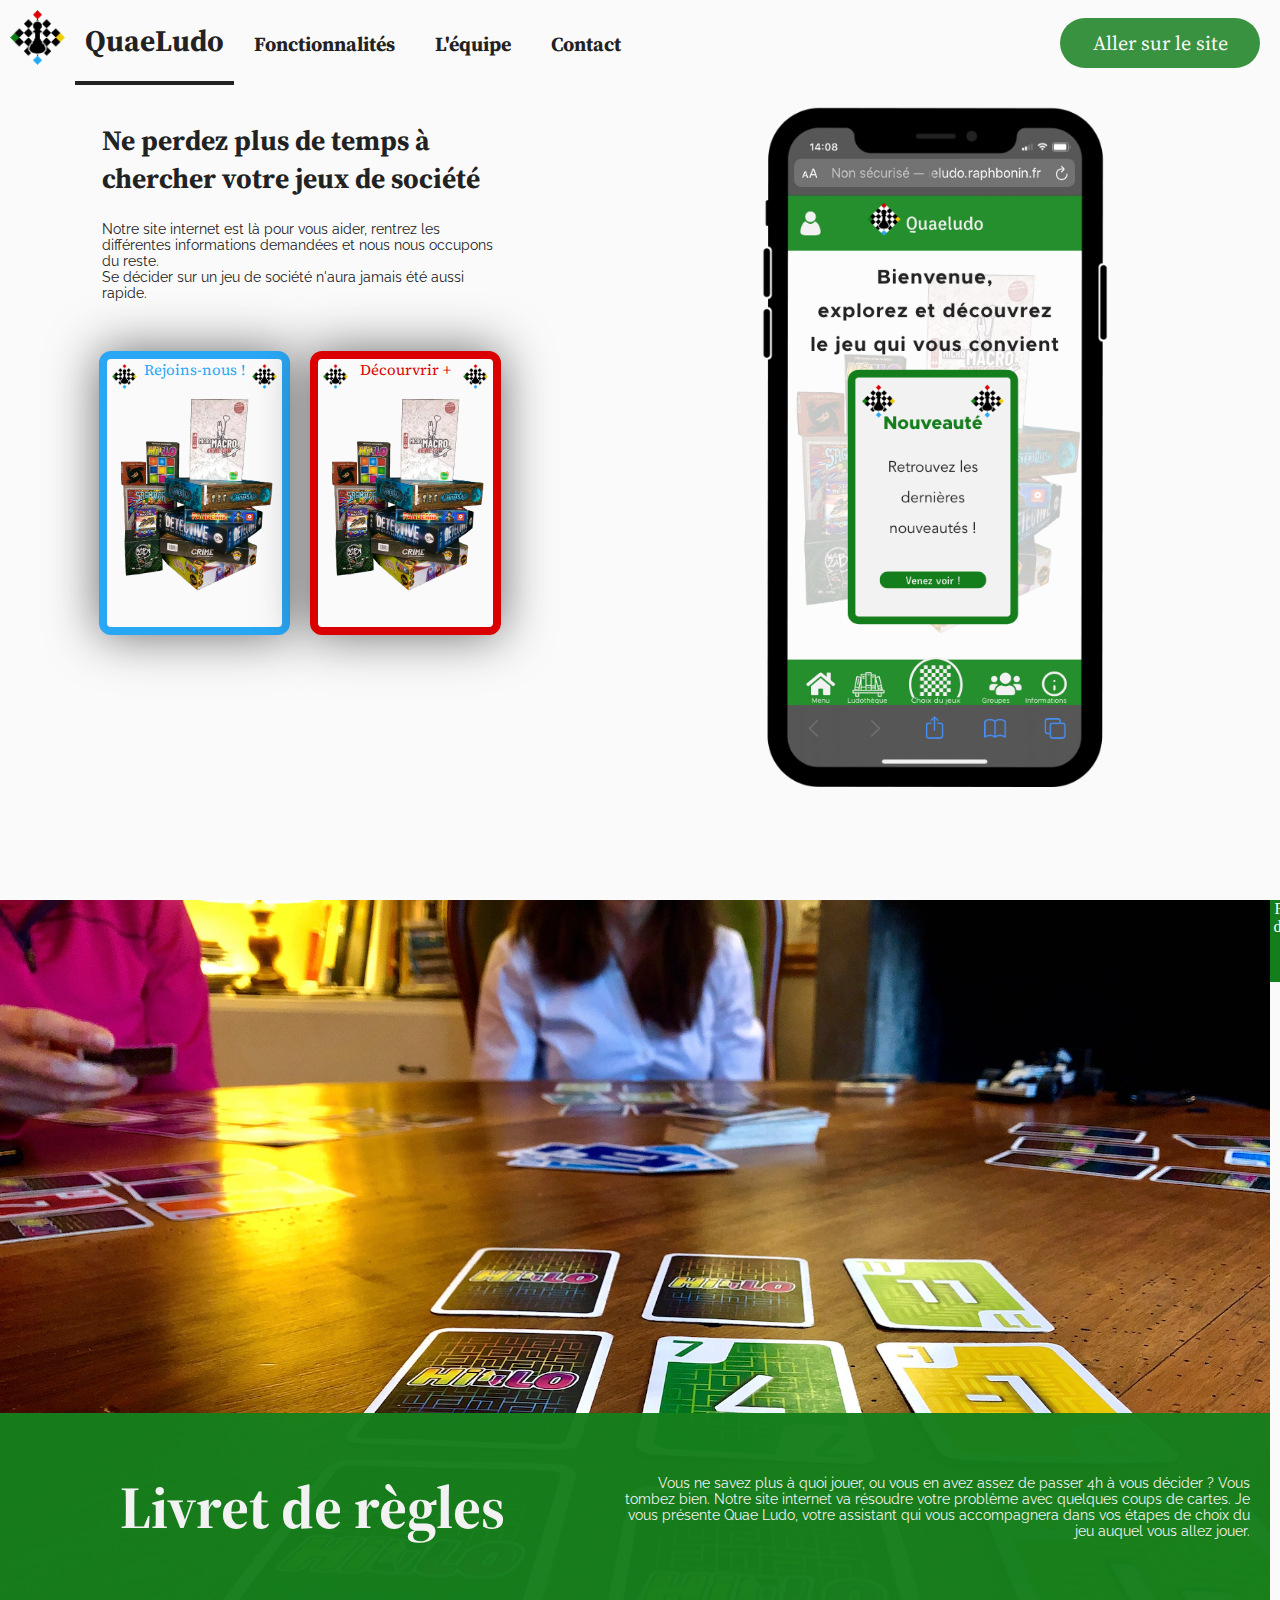
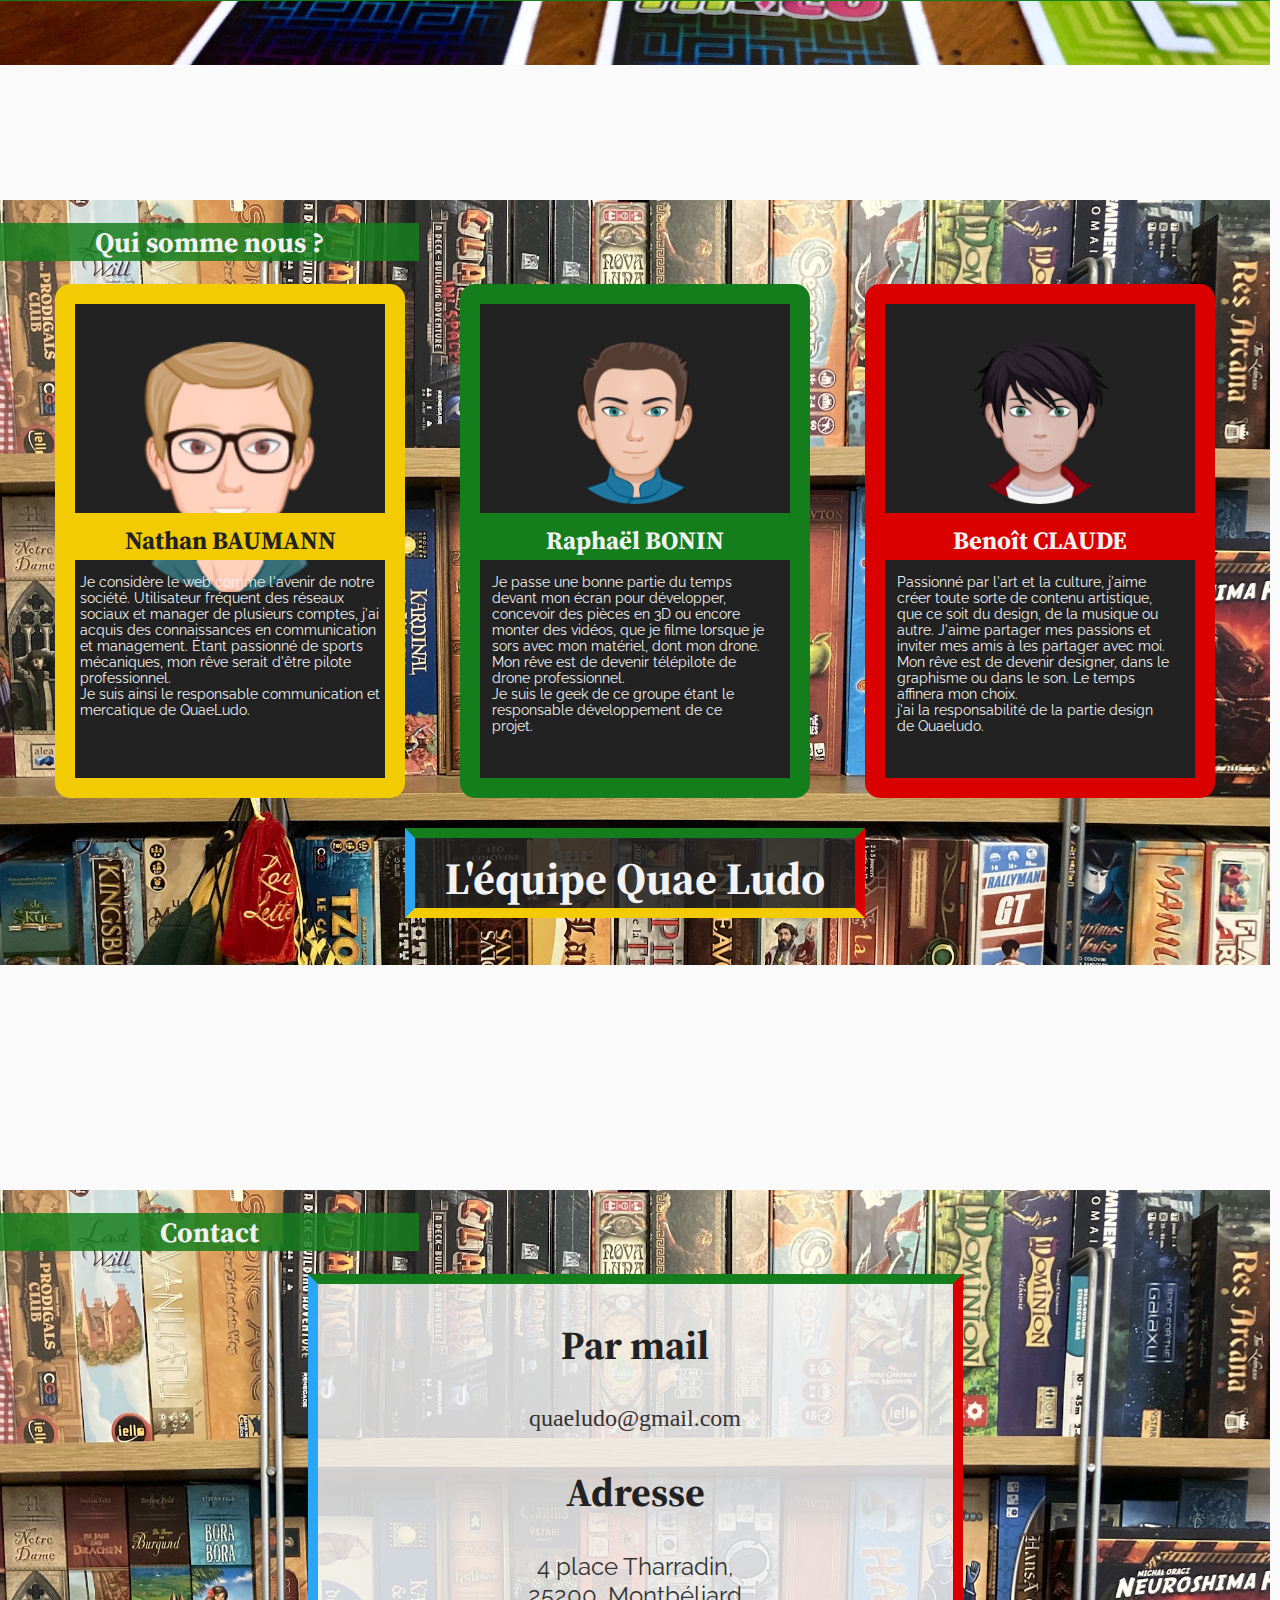
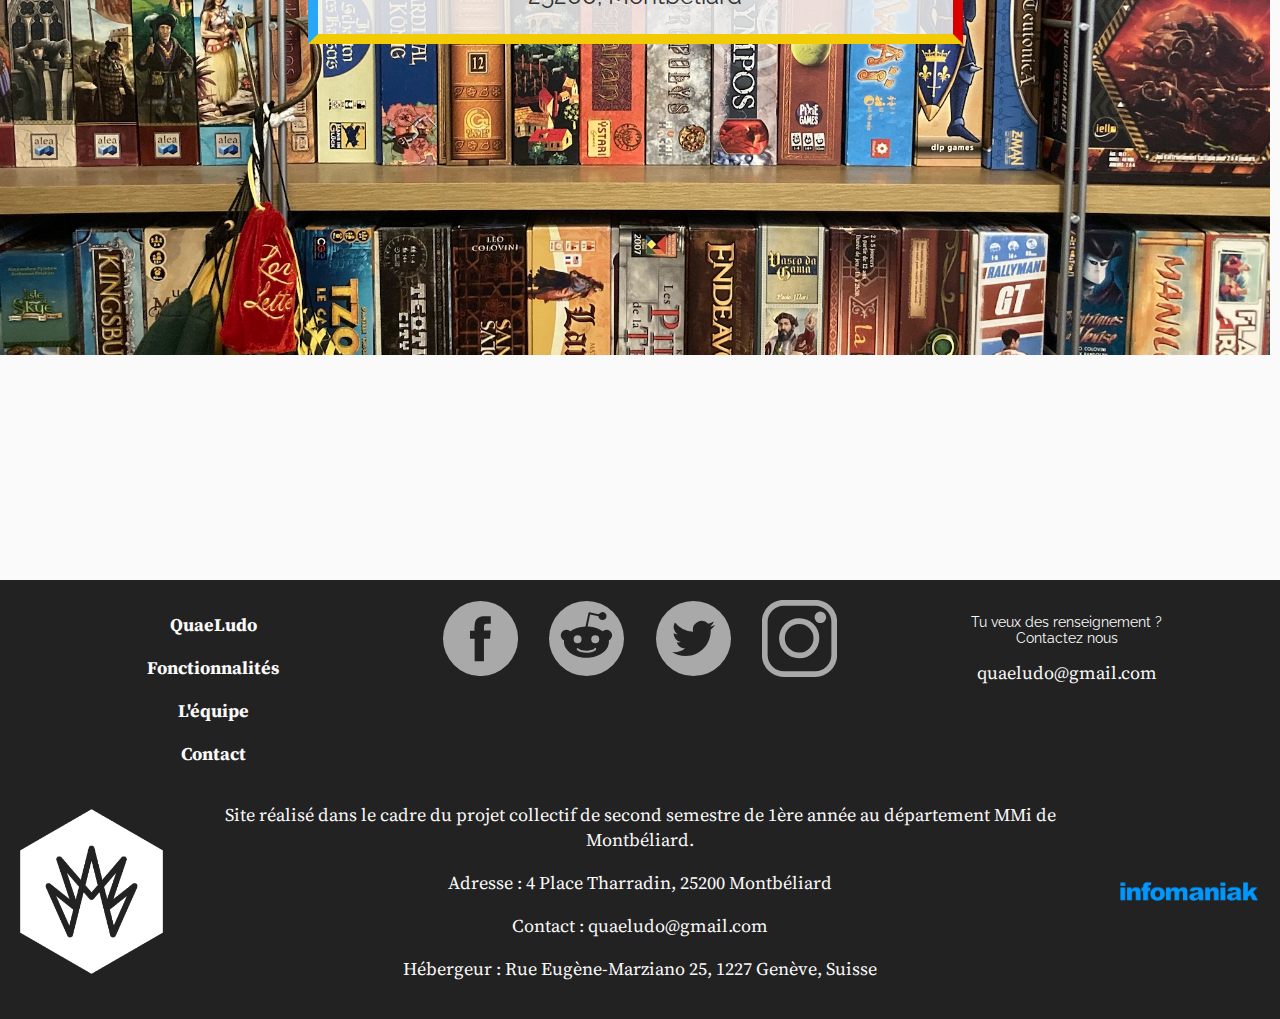
<file: landingpage.html>
<!DOCTYPE html>
<html lang="fr">
<head>
    <meta charset="UTF-8">
    <link rel="icon" type="image/png" sizes="16x16" href="css/img/Logo/logo-Quae-Ludo.png">
    <title>QuaeLudo</title>
    <link rel="stylesheet" href="css/mise-en-page-fonctionnalite.css">
</head>
<body>
<header>
    <nav>
        <a href="#landingpage"><img src="css/images/Logo/logo.png" alt="Logo QuaeLudo"></a>
        <a href="#landingpage" class="titre-actif"><h1>QuaeLudo</h1></a>
        <a href="#fonctionnalites"><h3>Fonctionnalités</h3></a>
        <a href="#PartieContact"><h3>L'équipe</h3></a>
        <a href="#contact"><h3>Contact</h3></a>

        <button class="inscription"><a href="index.html" style="color: #FAFAFA">Aller sur le site</a></button>
    </nav>
</header>
    <div class="Page">
        <div class="Inscription">
            <div class="module-inscription">
                <h2>Inscription</h2>
                <h6>Inscrivez-vous pour ne rien rater !</h6>
                <form action="#" id="formulaire">
                    <label for="formulaire"><input type="email"></label>
                </form>
                <button>Valider</button>
            </div>
        </div>

        <div class="accueil" id="landingpage">
            <div class="accueil-texte">
                <h2>Ne perdez plus de temps à chercher votre jeux de société</h2>
                <p>Notre site internet est là pour vous aider, rentrez les différentes informations demandées et nous nous occupons du reste. <br> Se décider sur un jeu de société n'aura jamais été aussi rapide.</p>

                <div class="boutons">
                    <div class="rejoins-nous">
                        <div class="titre-carte">
                            <img src="css/images/Logo/logo.png" alt="Logo version écriture et contours noirs">
                            <a href="#landingpage" class="blue">Rejoins-nous !</a>
                            <img src="css/images/Logo/logo.png" alt="Logo version écriture et contours noirs">
                        </div>
                        <img src="css/images/Landing-page/pile-de-jeux.png" alt="illustration de pile de jeux de sociétés">
                    </div>

                    <div class="decouvrir-plus">
                        <div class="titre-carte">
                            <img src="css/images/Logo/logo.png" alt="Logo version écriture et contours noirs">
                            <a href="#fonctionnalites" class="red">Décourvrir +</a>
                            <img src="css/images/Logo/logo.png" alt="Logo version écriture et contours noirs">
                        </div>
                        <img src="css/images/Landing-page/pile-de-jeux.png" alt="illustration de pile de jeux de sociétés">
                    </div>
                </div>
            </div>
            <img src="css/images/Landing-page/tel-accueil.png" alt="Accueil version Mobile iPhone X">
        </div>

        <div class="fonctionnalite" id="fonctionnalites">
            <div class="slider sliderfct">
                <div id="pos-1" class="regle" style="--dist: 0">
                    <div class="regle-texte">
                        <h2>Livret de règles</h2>
                        <p>Vous ne savez plus à quoi jouer, ou vous en avez assez de passer 4h à vous décider ? Vous tombez bien. Notre site internet va résoudre votre problème avec quelques coups de cartes. Je vous présente Quae Ludo, votre assistant qui vous accompagnera dans vos étapes de choix du jeu auquel vous allez jouer.</p>
                    </div>
                </div>
                <div id="pos-2" class="materiel" style="--dist: 1">
                    <h2 class="materiel-titre">Matériel</h2>
                    <img src="css/images/Landing-page/tel-accueil.png" class="materiel-img-tel" alt="">
                    <div class="materiel-img-jeux"></div>
                    <img src="css/images/Landing-page/tel-groupe.png" class="materiel-img-amis" alt="">
                    <p class="materiel-texte-tel">Un téléphone</p>
                    <p class="materiel-texte-jeux">Vos jeux</p>
                    <p class="materiel-texte-amis">Vos amis</p>

                </div>
                <div id="pos-3" class="but" style="--dist: 2">
                    <h2 class="but-titre">But du jeu</h2>
                    <div class="but-site">
                        <p>Pour vous aider à choisir votre jeu, nous nous basons sur un certain nombre de critères.</p>
                        <img src="css/images/Criteres/groupe.png" class="groupe-img" alt="">
                        <img src="css/images/Criteres/temps.png" class="temps-img" alt="">
                        <img src="css/images/Criteres/jeu.png" class="jeux-img" alt="">
                        <p class="but-texte-groupe">Votre groupe d'amis</p>
                        <p class="but-texte-jeux">Le type de jeux</p>
                        <p class="but-texte-temps">Une durée</p>
                    </div>

                    <img src="css/images/Landing-page/tel-fct-site.png" class="but-site-img" alt="">

                    <div class="but-fct">
                        <p>Il vous proposera 2 catégories de jeux. <br><br><p> - Parmi les jeux que vous vous possédez (dans votre ludothèque).</p><br><br> <p class="part2"> - Des jeux susceptibles de vous plaire en fonction de vos habitudes de jeux et de ceux que vous possédez et/ou préférez.</p></p>
                    </div>

                    <img src="css/images/Landing-page/tel-accueil.png" class="but-fct-img" alt="">
                </div>
                <div id="pos-4" class="mise-en-place" style="--dist: 3">
                    <h2 class="mise-en-place-titre">Mise en  place</h2>

                    <div class="mise-en-place-texte">
                        <img src="css/images/Des/dice-one-solid.svg" class="de deun" alt="">
                        <p class="de texteun">Vous n'aurez qu'à allumez votre téléphone et rendez-vous sur la page dédiée.</p>
                        <img src="css/images/Des/dice-two-solid.svg" class="de dedeux" alt="">
                        <p class="de textedeux">La première chose à faire sera de vous inscrire gratuitement. (Mais ça vous pouvez déjà le faire)</p>
                        <img src="css/images/Des/dice-three-solid.svg" class="de detrois" alt="">
                        <p class="de textetrois">Indiquer les différentes informations qui vous sont demandée sur votre page de profil.</p>
                        <img src="css/images/Des/dice-four-solid.svg" class="de dequatre" alt="">
                        <p class="de textequatre">Créer votre ludothèque et ajouter tous les jeux que vous possédez.</p>
                        <img src="css/images/Des/dice-five-solid.svg" class="de decinq" alt="">
                        <p class="de textecinq">Créer un groupe et ajouter vos amis.</p>
                    </div>
                </div>
                <div id="pos-5" class="deroulement" style="--dist: 4">
                    <h2 class="deroulement-titre">Déroulement du jeu</h2>

                    <div class="deroulement-texte">
                        <p>Lorsque vous voudrez choisir votre jeu, il vous suffira d'utiliser la fonction "<strong>choix du jeu</strong>". et remplir les informations suivantes</p>
                        <ul>
                            <li><p>Vous devrez choisir votre/vos partenaire(s) de jeu. Vous aurez alors la possibilité de sélectionner le groupe que vous voulez.</p></li>
                            <li><p>Choisisser un type de jeu proposées qui vous tente.</p></li>
                            <li><p>Indiquer le temps que vous avez pour jouer. Cela nous permettra de faire le tri pour vous.</p></li>
                        </ul>
                        <p>Et voilà c'est tout ce que vous avez à faire. Nous nous occupons du reste.</p>
                        <p>Enfin presque, vous n'aurez plus qu'à choisir le jeu qui vous convient dans ceux que nous vous proposons. Vous aurez le choix d'un jeu qui se trouve dans votre ludothèque (ou dans la ludothéque que vous avez choisie (PREMIUM)), ou bien dans les jeux que nous vous proposons via notre programme d'affiliation avec Amazon.</p>
                    </div>

                    <p class="note-deroulement">Note : Le site sera optimisé mobile. Pour la simple raison que votre utilité sera en grande majorité sur ce type d'appareil.</p>
                    <p class="PS-deroulement">PS : Vous aurez la possibilité de passer l'étape du choix du groupe en passant par la page de votre groupe et de cliquer sur le bouton <strong>Jouer avec eux !</strong>. Il sera également possible de créer des groupes temporaires (3 max simultanément et sans limite en PREMIUM).</p>


                    <h2 class="fin-titre">Fin de partie</h2>
                    <p class="fin-texte">Et voilà, cette fois ci c'est tout, il ne vous reste plus qu'à vous installer confortablement, d'installer le jeu et de profiter d'une soirée en famille/entre amis autour d'un bon jeu de société. Amusez-vous bien !</p>
                </div>
            </div>
            <div class="nav-slide">
                <a href="#pos-1" class="nav-slide-un">Règle du jeu</a>
                <a href="#pos-2" class="nav-slide-deux">Matériel</a>
                <a href="#pos-3" class="nav-slide-trois">But du jeu</a>
                <a href="#pos-4" class="nav-slide-quatre">Mise en place</a>
                <a href="#pos-5" class="nav-slide-cinq">Déroulement du jeu</a>
            </div>
        </div>

        <div class="PageContact" ID="PartieContact">
            <div class="slider slidercontact">
                <div id="presentation" class="qui-sommes-nous">
                    <div class="titre-contact">
                        <h2>Qui somme nous ?</h2>
                    </div>
                    <div class="pres">

                        <div class="Nathan">
                            <img src="css/images/Contact/avatar-nathan.png" style="width: 250px" class="Nathan-logo" alt="">
                            <div>
                                <h3>Nathan BAUMANN</h3>
                            </div>
                            <p>Je considère le web comme l'avenir de notre société. Utilisateur fréquent des réseaux sociaux et manager de plusieurs comptes, j'ai acquis des connaissances en communication et management. Étant passionné de sports mécaniques, mon rêve serait d'être pilote professionnel. <br>Je suis ainsi le responsable communication et mercatique de QuaeLudo.</p>
                        </div>

                        <div class="Raph">
                            <img src="css/images/Contact/avatar-raph.png" class="Raph-logo" alt="">
                            <div>
                                <h3>Raphaël BONIN</h3>
                            </div>
                            <p>Je passe une bonne partie du temps devant mon écran pour développer, concevoir des pièces en 3D ou encore monter des vidéos, que je filme lorsque je sors avec mon matériel, dont mon drone. Mon rêve est de devenir télépilote de drone professionnel. <br>Je suis le geek de ce groupe étant le responsable développement de ce projet.</p>
                        </div>

                        <div class="Benoit">
                            <img src="css/images/Contact/avatar-benoit.png" class="Benoit-logo" alt="">
                            <div>
                                <h3>Benoît CLAUDE</h3>
                            </div>
                            <p>Passionné par l'art et la culture, j'aime créer toute sorte de contenu artistique, que ce soit du design, de la musique ou autre. J'aime partager mes passions et inviter mes amis à les partager avec moi. Mon rêve est de devenir designer, dans le graphisme ou dans le son. Le temps affinera mon choix. <br>j'ai la responsabilité de la partie design de Quaeludo.</p>
                        </div>

                        <div class="equipe">
                            <h2>L'équipe Quae Ludo</h2>
                        </div>
                    </div>
                </div>
            </div>
        </div>

        <div class="PageContact" ID="contact">
            <div class="slider slidercontact">
                <div class="qui-sommes-nous">
                    <div class="titre-contact">
                        <h2>Contact</h2>
                    </div>
                    <div class="moyen-de-contact">
                        <div class="mailto">
                            <h2>Par mail</h2>
                            <a href="mailto:quaeludo@gmail.com">quaeludo@gmail.com</a>
                        </div>

                        <div class="Postale">
                            <h2>Adresse</h2>
                            <p>4 place Tharradin,<br>25200, Montbéliard</p>
                        </div>
                    </div>
                </div>
            </div>
        </div>

    </div>

    <footer>
        <div class="tableau-footer">
            <div class="menu-footer">
                <a href="#landingpage" class="titre-actif"><h1>QuaeLudo</h1></a>
                <a href="#fonctionnalites"><h3>Fonctionnalités</h3></a>
                <a href="#PartieContact"><h3>L'équipe</h3></a>
                <a href="#contact"><h3>Contact</h3></a>
            </div>
            <div class="reseaux-footer">
                <div class="reseaux-footer-ligne">
                    <a href="https://www.facebook.com/QuaeLudo-100398272162180"><img src="css/images/Logo/Facebook.svg" alt=""></a>
                    <a href="https://www.reddit.com/user/QuaeLudo"><img src="css/images/Logo/Reddit_logo.svg" alt=""></a>
                    <a href="https://twitter.com/QuaeLudo"><img src="css/images/Logo/logo_twitter.svg" alt=""></a>
                    <a href="https://www.instagram.com/quaeludo/"><img src="css/images/Logo/Instagram.svg" alt=""></a>
                </div>
            </div>
            <div class="mailto-footer">
                <p>Tu veux des renseignement ?<br>Contactez nous</p>
                <a href="mailto:quaeludo@gmail.com">quaeludo@gmail.com</a>
            </div>
        </div>
        <div class="mentions-legales">
            <img src="css/images/Logo/MMi_logoblanc.png" alt="">
            <div class="text-mentions-legales">
                <p>Site réalisé dans le cadre du projet collectif de second semestre de 1ère année au département MMi de Montbéliard.</p>
                <p>Adresse :  4 Place Tharradin, 25200 Montbéliard</p>
                <p>Contact : <a href="mailto:quaeludo@gmail.com">quaeludo@gmail.com</a></p>
                <p>Hébergeur : Rue Eugène-Marziano 25, 1227 Genève, Suisse</p>
            </div>
            <img src="css/images/Logo/Infomaniak-logo.png" alt="">
        </div>
    </footer>

</body>
</html>
</file>
<file: css/mise-en-page-fonctionnalite.css>
/* Font Titre*/
@import url('https://fonts.googleapis.com/css2?family=Source+Serif+Pro:ital,wght@0,200;0,300;0,400;0,600;0,700;0,900;1,200;1,300;1,400;1,600;1,700;1,900&display=swap');
/* Font Texte */
@import url('https://fonts.googleapis.com/css2?family=Raleway:ital,wght@0,100;0,200;0,300;0,400;0,500;0,600;0,700;0,800;0,900;1,100;1,200;1,300;1,400;1,500;1,600;1,700;1,800;1,900&display=swap');


/* Titre/Texte */
h1{
    font-family: "Source Serif Pro", serif;
    font-size: 30px;
}

h2{
    font-family: "Source Serif Pro", serif;
    font-size: 28px;
}

h3{
    font-family: "Source Serif Pro", serif;
    font-size: 20px;
}

a{
    text-decoration: none;
    color: #222222;
    margin: 0;
}

p{
    font-family: Raleway, serif;
    font-size: 14px;
}







/* Mise en page */
body{
    margin: 0 0 10px 0;
    background-color: #FAFAFA;
    color: #222222;
    height: 100vh;
    width: calc(100vw - 10px);
    overflow-x: hidden;
    min-width: 1100px;
    min-height: 700px;
}

.Inscription{
    display: none;

}



.active{
    display: block;
    position: fixed;
    z-index: 9999;
    top: 0;
    left: 0;
    width: calc(100vw - 10px);
    height: 100vh;
    background-color: #222222D8;
    overflow: hidden;
}



/* Module Inscription */
.module-inscription{
    position: relative;
    top:50%;
    left: 50%;
    width: 40%;
    height: max-content;
    transform: translateX(-50%) translateY(-50%);
    text-align: center;
    background-color: #222222;
}
.module-inscription>button{
    background-color: #157E1C;
    width: 50%;
    height: 50px;
    border: 1px solid #157E1C;
    border-radius: 25px;
    margin-bottom: 20px;
    font-family: "Source Serif Pro",serif;
    font-size: 24px;
    color: #FAFAFA;
}


.module-inscription>h2{
    color: #FAFAFA;
    font-family: "Source Serif Pro", serif;
    font-size: 50px;
    margin: 50px 0 30px;
}

.module-inscription>h6{
    color: #FAFAFA;
    font-family: "Source Serif Pro", serif;
    font-size: 25px;
    margin: 50px 0 20px;
}

#formulaire>label>input{
    width: 50%;
    height: 25px;
    margin-bottom: 20px;
    background-color: #555;
    border: 1px solid #555555;
    border-radius: 20px;
    color: #FAFAFA;
    text-align: center;
}




/* Header */
header{
    position: fixed;
    top: 0;
    left: 0;
    z-index: 500;
    width: calc(100vw - 10px);
    background-color: #FAFAFA;
}

header>nav{
    display: flex;
}

header>nav>a>img{
    width: auto;
    height: 55px;
    margin: 10px;
}

header>nav>a:nth-child(2)>h1{
    margin: 20px 10px;
}

header>nav>a>h1{
    margin: 0;
}

header>nav>a>h3{
    margin: 30px 20px 0 20px;
}

.titre-actif{
    border-bottom: 4px solid #222222;
}

button.inscription{
    background-color: #157E1CD8;
    border: #157E1C;
    border-radius: 25px;
    height: 50px;
    width: 200px;
    font-family: "Source Serif Pro",serif;
    font-size: 20px;
    color: #FAFAFA;
    margin: auto 10px auto auto;
    position: relative;
}


/* Accueil */
.accueil,
.fonctionnalite{
    display: grid;
    height: 100vh;
    grid-template-columns: repeat(25, 1fr);
    grid-template-rows: 82px repeat(24, 1fr);
    margin: 0;
    position: relative;
    z-index: 1;
}

.PageContact{
    display: grid;
    height: 110vh;
    grid-template-columns: repeat(25, 1fr);
    grid-template-rows: 82px repeat(24, 1fr);
    margin: 0;
    position: relative;
    z-index: 1;
}

.accueil>img{
    height: calc(84vh - 75px);
    grid-column: 16/21;
    grid-row: 5/12;
}

.accueil-texte{
    grid-column: 3/11;
    grid-row: 4/24;
}


/* BOUTON carte de jeu*/

.rejoins-nous{
    background-color: #FAFAFA;
    border: #29a7f5 8px solid;
    grid-column: 2/5;
    height: 268px;
    text-align: center;
    border-radius: 12px;
    margin-left: calc((100% - 175px * 2 - 4 * 8px - 30px)/2);
    box-shadow: 0 0 50px #222222AA;
}

.rejoins-nous>img{
    width: 175px;
    height: auto;
}

.titre-carte{
    display: flex;
}

.titre-carte>img{
    width: 25px;
    height: 25px;
    margin: 5px;
}

.titre-carte>a{
    font-family: "Source Serif Pro", serif;
    text-align: center;
    width: 100%;
    font-size: 15px;
}

.decouvrir-plus{
    background-color: #FAFAFA;
    border: #DB0000 8px solid;
    width: 175px;
    height: 268px;
    text-align: center;
    border-radius: 12px;
    margin-left: 20px;
    box-shadow: 0 0 50px #222222AA;
}


.decouvrir-plus>img{
    width: 175px;
    height: auto;
}

.boutons{
    display: flex;
    text-align: center;
    margin-top: 50px;
}

.decouvrir-plus:hover{
    transform: translatey(-20px);
    transition: ease-in 0.5s;
}

.rejoins-nous:hover{
    transform: translatey(-20px);
    transition: ease-in 0.5s;
}

.blue{
    color: #29a7f5;
}

.red{
    color: #DB0000;
}






/* fonctionnalites */
.fonctionnalite>div>div{
    display: grid;
    height: 85vh;
    grid-template-columns: repeat(25, 1fr);
    grid-template-rows: repeat(12, 1fr);
    padding: 0;
    grid-gap: 5px;
    overflow-y: inherit;
}

.slider{
    width: calc(100vw - 10px);
    height: 100vh;
    min-height: min-content;
    overflow-x: scroll;
    overflow-y: hidden;
    scroll-behavior: smooth;
    scroll-snap-type: x mandatory;
    margin: 0;
    display: flex;
    padding: 0;
}

.slider:first-child{
    height: 85vh;
}


.nav-slide{
    display: flex;
    text-align: center;
    width: 100%;
    background-color: #157E1C;
}

.nav-slide>a{
    width: 20%;
    color: #FAFAFA;
}

.nav-slide>a>h3{
    font-family: "Source Serif Pro", serif;
}

.slider>*{
    box-sizing: border-box;
    width: calc(100vw - 10px);
    flex: none;
    flex-shrink: 0;
    scroll-snap-align: center;
    padding: 0;
    text-align: left;
    overflow-y: scroll;
}



/* Slide livret règles*/
.regle{
    background-image: url("images/Landing-page/jeu.jpeg");
    background-size: cover;
}

.regle-texte{
    display: flex;
    grid-column: 1/26;
    grid-row: 9/12;
    min-height: max-content;
    margin: 0;
    text-align: right;
    color: #F2F2F2;
    background-color: #157E1Cf9;
}

.regle-texte>h2,
.regle-texte>p{
    width: 100%;
    margin: auto 20px auto 0;
}

.regle-texte>h2{
    font-size: 60px;
    text-align: center;
    margin: auto 0;
}


/* Slide Matériel*/
.materiel{
    background-image: url("images/Landing-page/ludothequepaysage.jpeg");
    background-size: cover;
}

.materiel-titre{
    grid-column: 1/10;
    grid-row: 1/2;
    text-align: center;
    font-size: 40px;
    color: #F2F2F2;
    background-color: #157E1CD8;
}

.materiel-texte-tel{
    grid-column: 5/9;
}

.materiel-img-tel{
    height: 60vh;
    grid-column: 3/9;
    grid-row: 3/13;
}

.materiel-texte-jeux{
    grid-column: 14/18;
}

.materiel-img-jeux{
    background-image: url("images/Landing-page/pile-de-jeux.png");
    background-size: cover;
    background-position: center;
    grid-column: 10/17;
    grid-row: 3/12;

}

.materiel-texte-amis{
    grid-column: 22/26;
}

.materiel-texte-amis,
.materiel-texte-jeux,
.materiel-texte-tel{
    grid-row: 11/12;
    text-align: center;
    font-size: 25px;
    margin: 5px 0;
    padding: 5px 0 ;
    background-color: #F2CB05;
    color: #222222;
    font-family: "Source Serif Pro", serif;
    font-weight: bold;
}

.materiel-img-amis{
    height: 60vh;
    grid-column: 20/26;
    grid-row: 3/13;
}


/* Slide But du jeu*/
.but{
    background-image: url("images/Landing-page/ludothequepaysage.jpeg");
    background-size: cover;
}
.but-titre{
    grid-column: 1/10;
    grid-row: 1/2;
    text-align: center;
    font-size: 40px;
    color: #F2F2F2;
    background-color: #157E1CD8;

}

.but-site{
    grid-column: 2/11;
    grid-row: 3/12;
    background-color: #F2F2F2;
    padding: 10px;
    display: grid;
    grid-template-columns: repeat(9, 1fr);
    grid-template-rows: repeat(9, 1fr);
    text-align: center;
}

.but-fct{
    grid-column: 14/23;
    grid-row: 3/12;
    background-color: #F2F2F2;
    padding: 10px;
}

.but-site>p{
    margin: 0;
    padding: 5px;
    font-weight: bolder;
}

.but-fct>p{
    margin: 0;
    padding: 20px;
    font-weight: bolder;
}

.part2{
    width: 25vw;
}

.but-site-img{
    height: 100%;
    grid-column: 9/14;
    grid-row: 5/13;

}

.but-fct-img{
    height: 100%;
    grid-column: 21/25;
    grid-row: 5/13;
}

/* But Site Disposition */
.but-site>img{
    height: 20%;
}

.but-site>p:first-child{
    grid-column: 1/10;
    grid-row: 1/3;
}

.but-site>.groupe-img{
    grid-column: 2/4;
    grid-row: 2/4;
}

.but-site>.jeux-img{
    grid-column: 2/4;
    grid-row: 5/7;
}

.but-site>.temps-img{
    grid-column: 2/4;
    grid-row: 8/10;
}

.but-site>.but-texte-groupe{
    grid-column: 3/6;
    grid-row: 3/4;
    background-color: #F2CB05;
    height: 15px;
    border-radius: 30px;
    width: 150px;
}

.but-site>.but-texte-jeux{
    grid-column: 3/6;
    grid-row: 6/7;
    background-color: #DB0000;
    color: #F2F2F2;
    height: 15px;
    border-radius: 30px;
}
.but-site>.but-texte-temps{
    grid-column: 3/6;
    grid-row: 9/10;
    background-color: #29a7f5;
    height: 15px;
    border-radius: 30px;
}





/* Slide Mise en place */
.mise-en-place{
    background-image: url("images/Landing-page/installationjeux.jpeg");
    background-size: cover;
}

.mise-en-place-titre{
    grid-column: 1/10;
    grid-row: 1/2;
    text-align: center;
    font-size: 40px;
    color: #F2F2F2;
    background-color: #157E1CD8;

}

.mise-en-place-texte{
    grid-column: 2/25;
    grid-row: 2/12;
    background-color: #F2F2F2D8;
    display: grid;
    grid-template-columns: 1fr 6fr;
    grid-template-rows: repeat(5, 10px 1fr) 10px;
    height: max-content;
    font-weight: bolder;
}

.de{
    width: 40px;
    margin: auto 0;
}

/* Div des position */
.deun{
    grid-column: 1/2;
    grid-row: 2/3;
    margin: 0 auto;
}

.dedeux{
    grid-column: 1/2;
    grid-row: 4/5;
    margin: 0 auto;
}

.detrois{
    grid-column: 1/2;
    grid-row: 6/7;
    margin: 0 auto;
}

.dequatre{
    grid-column: 1/2;
    grid-row: 8/9;
    margin: 0 auto;
}

.decinq{
    grid-column: 1/2;
    grid-row: 10/11;
    margin: 0 auto;
}

.texteun{
    grid-column: 2/3;
    grid-row: 2/3;
    width: 100%;
}

.textedeux{
    grid-column: 2/3;
    grid-row: 4/5;
    width: 100%;
}

.textetrois{
    grid-column: 2/3;
    grid-row: 6/7;
    width: 100%;
}

.textequatre{
    grid-column: 2/3;
    grid-row: 8/9;
    width: 100%;
}

.textecinq{
    grid-column: 2/3;
    grid-row: 10/11;
    width: 100%;
}





/* Slide Déroulement du jeu */
.deroulement{
    background-image: url("images/Landing-page/deroulementjeu.jpeg");
    background-size: cover;
    position: relative;
    top: calc(82 + 1fr);
}

.deroulement-titre{
    grid-column: 1/10;
    grid-row: 1/2;
    text-align: center;
    font-size: 40px;
    color: #F2F2F2;
    background-color: #157E1CD8;
}

.deroulement-texte{
    grid-column: 2/13;
    grid-row: 2/12;
    background-color: #F2F2F2f9;
    margin: 0;
    padding: 10px;
    font-weight: bolder;
}

.deroulement-texte>p{
    margin: 10px;
    padding: 15px;
}

.fin-texte,
.note-deroulement,
.PS-deroulement{
    padding: 10px;
    padding-top: 20px;
    margin-top: 0;
    font-weight: bolder;
}


.deroulement-texte>ul{
    margin: 0;
}

.info-sup-deroulement{
    display: grid;
    grid-template-columns: repeat(24, 1fr);
    grid-gap: 5px;
    grid-column: 2/25;
    grid-row: 6/12;
    height: 100%;
}

.note-deroulement{
    background-color: #f2cb05f9;
    margin: 0;
    grid-column: 14/19;
    grid-row: 6/12;
    height: calc(100% - 20px);
}

.PS-deroulement{
    background-color: #29A7F5f9;
    grid-column: 20/25;
    grid-row: 6/12;
    height: calc(100% - 20px);
}

.fin-titre{
    grid-column: 17/26;
    grid-row: 1/2;
    text-align: center;
    font-size: 40px;
    color: #F2F2F2;
    background-color: #157E1CD8;
}

.fin-texte{
    grid-column: 14/25;
    grid-row: 2/5;
    background-color: #F2F2F2f9;
    margin: 0;
}





/* A propos */
.pres{
    display: grid;
    position: relative;
    width: calc(100vw - 10px);
    height: 80vh;
    grid-template-columns: repeat(3, 1fr 350px) 1fr;
    grid-template-rows: 504px 40px 10vh;
    text-align: center;
    margin: auto 0;

}

.qui-sommes-nous,
.contact{
    position: relative;
    background-image: url("images/Landing-page/ludothequepaysage.jpeg");
    background-size: cover;
}

.qui-sommes-nous{
    overflow-y: hidden;
    overflow-x: hidden;
}

.qui-sommes-nous::-webkit-scrollbar{
    display: none;
    width: 0;
}

.titre-contact{
    position: relative;
    left: 0;
    background-color: #157E1CD8;
    color: #F2F2F2;
    text-align: center;
    width: 33%;
}

.Nathan{
    border: #F2CB05 solid 20px;
    border-radius: 15px;
    background-color: #222222;
    width: 310px;
    height: 474px;
    grid-column: 2/3;
    display: grid;
    grid-template-columns: repeat(25, 1fr);
    grid-template-rows: repeat(50, 1fr);
    color: #F2F2F2;
}

/* Position Nathan */
.Nathan>div{
    background-color: #F2CB05;
    grid-column: 1/27;
    grid-row: 23/28;
    text-align: center;
}

.Nathan>div>h3{
    padding: 10px;
    margin: 0;
    color: #222222;
    height: calc(100% - 20px);
    font-size: 25px;
}

.Nathan-logo{
    width: 100%;
    grid-column: 7/20;
    grid-row: 5/21;
}

.fond-spe-Nathan{
    grid-column: 2/4;
    grid-row: 3/4;

}

.Nathan>p{
    grid-column: 2/25;
    grid-row: 28/49;
    text-align: left;
}



.Raph{
    border: #157E1C solid 20px;
    border-radius: 15px;
    background-color: #222222;
    grid-column: 4/5 ;
    width: 310px;
    height: 474px;
    display: grid;
    grid-template-columns: repeat(25, 1fr);
    grid-template-rows: repeat(50, 1fr);
    color: #F2F2F2;
}

/* Position Raph */
.Raph>div{
    background-color: #157E1C;
    grid-column: 1/27;
    grid-row: 23/28;
    text-align: center;
}

.Raph>div>h3{
    padding: 10px;
    margin: 0;
    color: #F2F2F2;
    height: calc(100% - 20px);
    font-size: 25px;
}

.Raph-logo{
    width: 100%;
    grid-column: 7/20;
    grid-row: 5/21;
}

.fond-spe-Raph{
    width: 100%;
    grid-column: 1/5;
    grid-row: 1/5;
    background-color: #157E1C;
    border: #157E1C solid 3px;
    border-radius: 0 0 40px 0;
}

.Raph>p{
    grid-column: 2/24;
    grid-row: 28/49;
    text-align: left;
}



.Benoit {
    border: #DB0000 solid 20px;
    border-radius: 15px;
    background-color: #222222;
    grid-column: 6/7;
    width: 310px;
    height: 474px;
    display: grid;
    grid-template-columns: repeat(25, 1fr);
    grid-template-rows: repeat(50, 1fr);
    color: #F2F2F2;
}

/* Position Benoit */
.Benoit>div{
    background-color: #DB0000;
    grid-column: 1/27;
    grid-row: 23/28;
    text-align: center;
}

.Benoit>div>h3{
    padding: 10px;
    margin: 0;
    color: #F2F2F2;
    height: calc(100% - 20px);
    font-size: 25px;
}

.Benoit-logo{
    width: 100%;
    grid-column: 7/20;
    grid-row: 5/21;
}

.fond-spe-Benoit{
    width: 100%;
    grid-column: 1/5;
    grid-row: 1/5;
    background-color: #DB0000;
    border: #DB0000 solid 3px;
    border-radius: 0 0 40px 0;
}

.Benoit>p{
    grid-column: 2/24;
    grid-row: 28/49;
    text-align: left;
}

/* Logos spé */
.logo-spe{
    width: 100%;
}

/* équipe QuaeLudo */
.equipe{
    width: calc(100% - 20px);
    height: calc(100% - 20px);
    background-color: #222222d8;
    margin: 0 auto;
    display: flex;
    grid-column: 3/6;
    grid-row: 3/4;
    text-align: center;
    border: 10px solid #157E1C;
    border-right-color: #DB0000;
    border-bottom-color: #F2CB05;
    border-left-color: #29a7f5;
}

.equipe>h2{
    width: 100%;
    color: #F2F2F2;
    font-size: 5vh;
    margin: 1vh 0;
}


/* Contact */
.contact{
    text-align: center;
    width: 100%;
    height: 80vh;
    position: relative;
    top: 10vh;
    background-image: url("images/Landing-page/ludothequepaysage.jpeg");
    background-size: cover;
    grid-column: 1/26;
    grid-row: 2/13;
}

.moyen-de-contact{
    text-align: center;
    width: 50%;
    background-color: #F2F2F2D8;
    color: #222222;
    margin: 0 auto 50px;
    border: 10px solid #157E1C;
    border-right-color: #DB0000;
    border-bottom-color: #F2CB05;
    border-left-color: #29a7f5;

}

.mailto>h2,
.Postale>h2{
    color: #222222;
    font-size: 40px;
}

.mailto>a,
.Postale>p{
    color: #333333;
    text-decoration: none;
    font-size: 24px;
}




/* Footer */
footer{
    width: 100vw;
    height: max-content;
    background-color: #222222;
    text-align: center;
    padding: 20px 0;
}

.tableau-footer{
    display: flex;
    color: #FAFAFA;
}

.menu-footer>a>h1,
.menu-footer>a>h3,
.mailto-footer>a,
.text-mentions-legales>p,
.text-mentions-legales>p>a{
    color: #FAFAFA;
    text-decoration: none;
    font-size: 18px;
    font-family: "Source Serif Pro", serif;
}

.menu-footer,
.mailto-footer,
.reseaux-footer{
    width: 100%;
}

.reseaux-footer-ligne{
    display: flex;
    width: 100%;
    text-align: center;
}
.reseaux-footer>div>a{
    margin: auto;
}

.reseaux-footer>div>a>img{
    width: 75px;
    height: auto;
    color: #FAFAFA;
    margin: auto;
}

.mentions-legales{
    display: flex;
    width: 100%;
}

.mentions-legales>img{
    width: 100px;
    height: auto;
    margin: auto 20px ;
    flex: 1 1 200px;
}

.mentions-legales>.text-mentions-legales{
    width: 100%;
}
</file>
